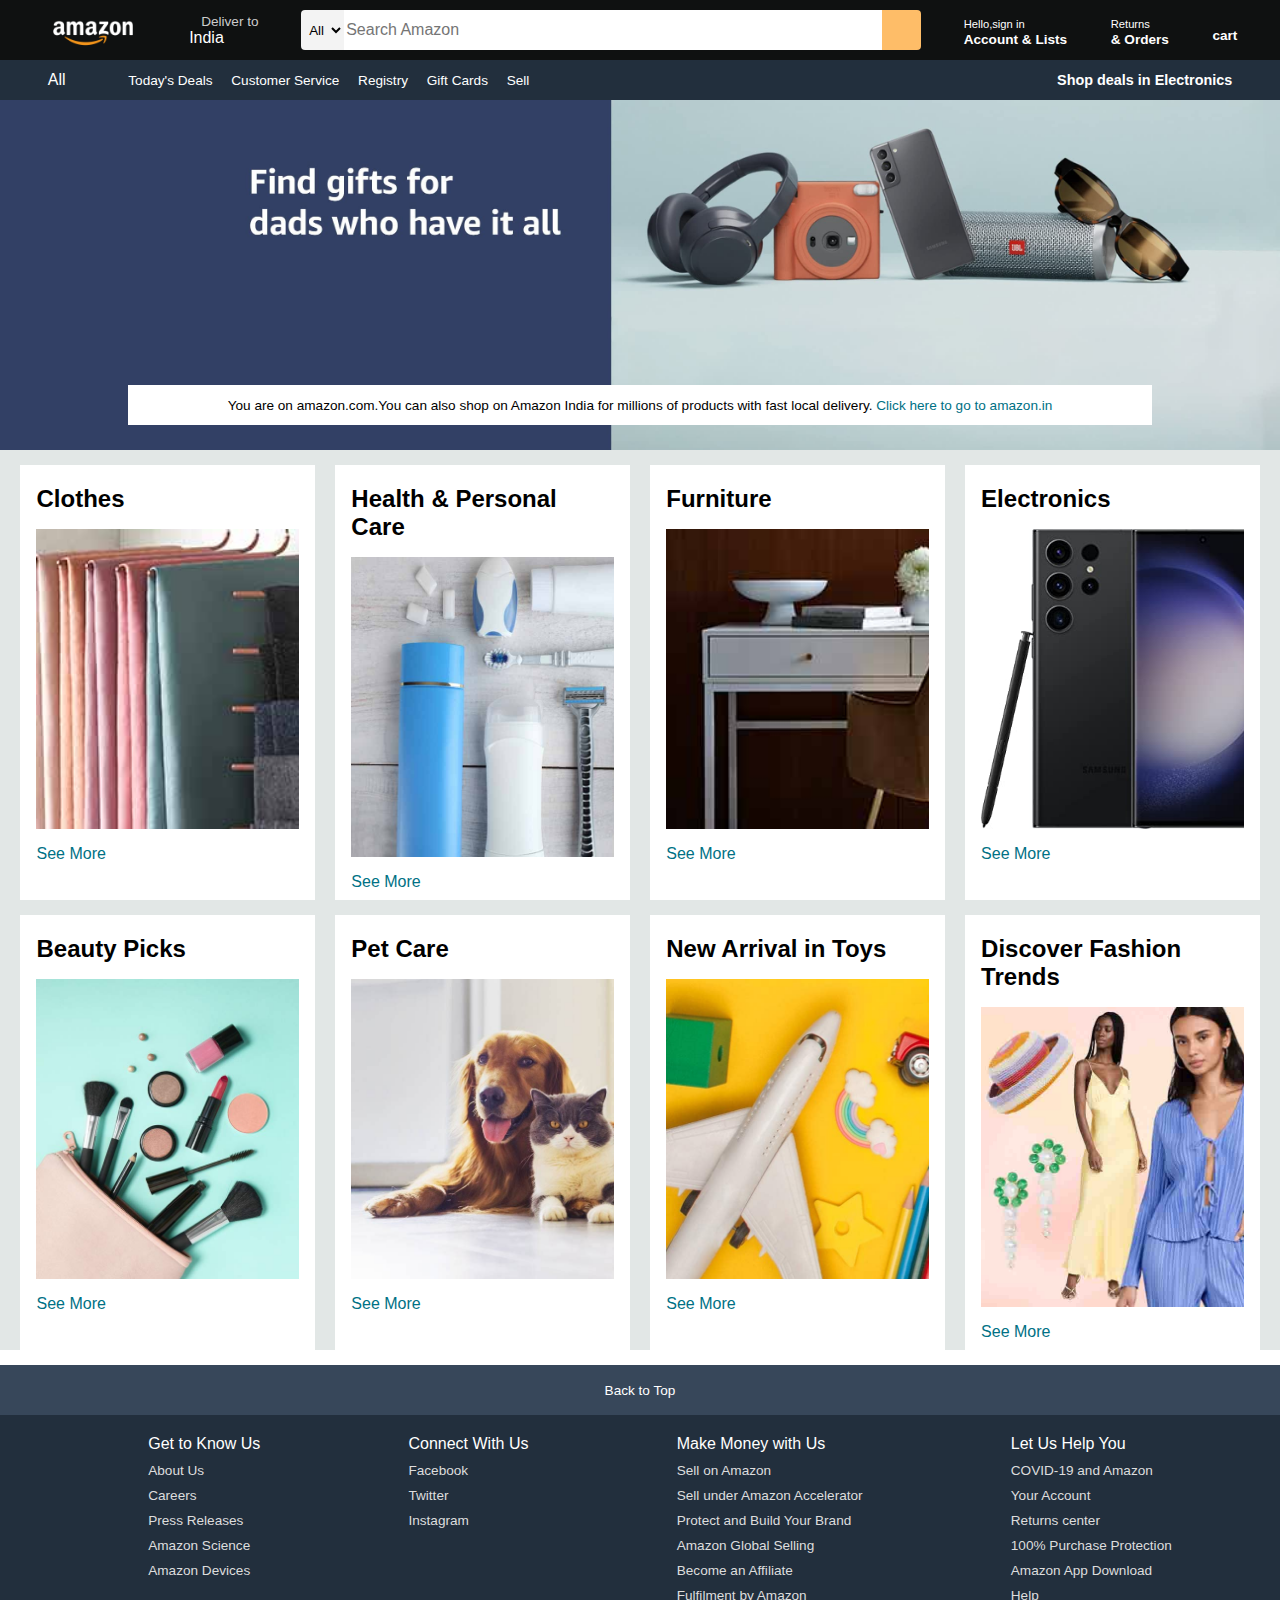
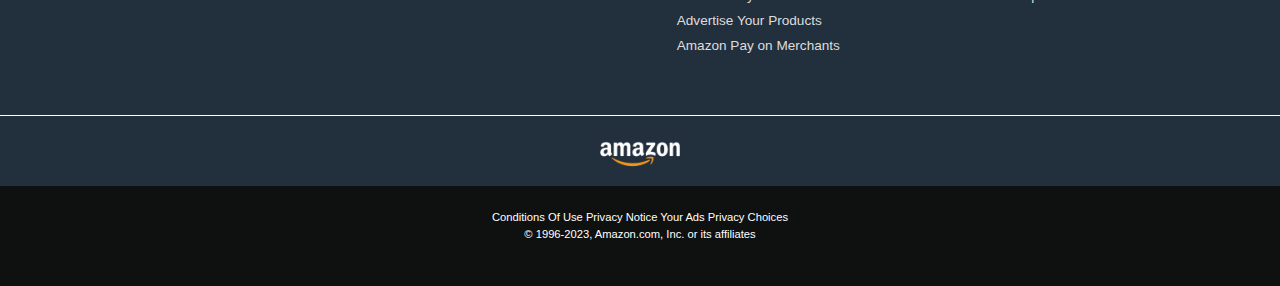
<file: Amazonclone.html>
<!DOCTYPE html>
<html lang="en">
<head>
    <meta charset="UTF-8">
    <meta name="viewport" content="width , initial-scale=1.0">
    <title>Amazon</title>
    <link rel="stylesheet" href="https://cdnjs.cloudflare.com/ajax/libs/font-awesome/6.4.0/css/all.min.css" integrity="sha512-iecdLmaskl7CVkqkXNQ/ZH/XLlvWZOJyj7Yy7tcenmpD1ypASozpmT/E0iPtmFIB46ZmdtAc9eNBvH0H/ZpiBw==" crossorigin="anonymous" referrerpolicy="no-referrer" />
    <link rel="stylesheet" href="style.css">
</head>
<body>
    <header>
        <div class="navbar">
            <div class="nav-logo border">
                <div class="logo"></div>
            </div>
            <div class="nav-address border">
                <p class="add-first">Deliver to</p>
                <div class="add-icon">
                    <i class="fa-solid fa-location-dot"></i>
                    <p class="add-second">India</p>
                </div>
            </div>
            <div class="nav-search">
                <select class="search-select">
                    <option >All</option>
                </select>
                <input placeholder="Search Amazon" class="search-input">
                <div class="search-icon">
                    <i class="fa-solid fa-magnifying-glass"></i>
                </div>
            </div>
            <div class="nav-signin border">
                <p><span>Hello,sign in</span></p>
                <p class="nav-second">Account & Lists</p>
            </div>
            <div class="nav-return border">
                <p><span>Returns</span></p>
                <p class="nav-second">& Orders</p>
            </div>
            <div class="nav-cart border">
                <i class="fa-solid fa-cart-shopping"></i>
                cart
            </div>
            </div>
            <div class="panel">
                <div class="panel-all">
                    <i class="fa-solid fa-bars"></i>
                    All
                </div>
                <div class="panel-ops">
                    <p>Today's Deals</p>
                    <p>Customer Service</p>
                    <p>Registry</p>
                    <p>Gift Cards</p>
                    <p>Sell</p>
                </div>
                <div class="panel-deals">
                    Shop deals in Electronics
                </div>
            </div>
    </header>
    <div class="hero-section">
        <div class="hero-msg">
            <p>You are on amazon.com.You can also shop on Amazon India for millions of products with fast local delivery. <a>Click here to go to amazon.in</a></p>
        </div>
    </div>
    <div class="shop-section">
        <div class="box">
            <div class="box-content">
            <h2>Clothes</h2>
            <div class="box-img" style="background-image: url('box1_image.jpg');"></div>
                <p>See More</p>
        </div>
        </div>
        <div class="box">
            <div class="box-content">
                <h2>Health & Personal Care</h2>
                <div class="box-img" style="background-image: url('box2_image.jpg');"></div>
                    <p>See More</p>
            </div>
        </div>
        <div class="box">
            <div class="box-content">
                <h2>Furniture</h2>
                <div class="box-img" style="background-image: url('box3_image.jpg');"></div>
                    <p>See More</p>
            </div>
        </div>
        <div class="box">
            <div class="box-content">
                <h2>Electronics</h2>
                <div class="box-img" style="background-image: url('box4_image.jpg');"></div>
                    <p>See More</p>
            </div>
        </div>
        <div class="box">
            <div class="box-content">
            <h2>Beauty Picks</h2>
            <div class="box-img" style="background-image: url('box5_image.jpg');"></div>
                <p>See More</p>
        </div>
        </div>
        <div class="box">
            <div class="box-content">
                <h2>Pet Care</h2>
                <div class="box-img" style="background-image: url('box6_image.jpg');"></div>
                    <p>See More</p>
            </div>
        </div>
        <div class="box">
            <div class="box-content">
                <h2>New Arrival in Toys</h2>
                <div class="box-img" style="background-image: url('box7_image.jpg');"></div>
                    <p>See More</p>
            </div>
        </div>
        <div class="box">
            <div class="box-content">
                <h2>Discover Fashion Trends</h2>
                <div class="box-img" style="background-image: url('box8_image.jpg');"></div>
                    <p>See More</p>
            </div>
        </div>
    </div>
    <footer>
        <div class="foot-panel1">
          Back to Top  
        </div>
        <div class="foot-panel2">
           <ul>
            <p>Get to Know Us</p>
            <a href="" style="text-decoration: none;">About Us</a>
            <a href="" style="text-decoration: none;">Careers</a>
            <a href="" style="text-decoration: none;">Press Releases</a>
            <a href="" style="text-decoration: none;">Amazon Science</a>
            <a href="" style="text-decoration: none;">Amazon Devices</a>
           </ul> 
           <ul>
            <p>Connect With Us</p>
            <a href="" style="text-decoration: none;">Facebook</a>
            <a href="" style="text-decoration: none;">Twitter</a>
            <a href="" style="text-decoration: none;">Instagram</a>
           </ul> 
           <ul>
            <p>Make Money with Us</p>
            <a href="" style="text-decoration: none;">Sell on Amazon</a>
            <a href="" style="text-decoration: none;">Sell under Amazon Accelerator</a>
            <a href="" style="text-decoration: none;">Protect and Build Your Brand</a>
            <a href="" style="text-decoration: none;">Amazon Global Selling</a>
            <a href="" style="text-decoration: none;"> Become an Affiliate</a>
            <a href="" style="text-decoration: none;">Fulfilment by Amazon</a>
            <a href="" style="text-decoration: none;">Advertise Your Products</a>
            <a href="" style="text-decoration: none;">Amazon Pay on Merchants</a>
           </ul> 
           <ul>
            <p>Let Us Help You</p>
            <a href="" style="text-decoration: none;">COVID-19 and Amazon </a>
            <a href="" style="text-decoration: none;">Your Account</a>
            <a href="" style="text-decoration: none;">Returns center</a>
            <a href="" style="text-decoration: none;">100% Purchase Protection</a>
            <a href="" style="text-decoration: none;">Amazon App Download</a>
            <a href="" style="text-decoration: none;">Help</a>
           </ul>  
        </div>
        <div class="foot-panel3">
            <div class="logo"></div>
        </div>
        <div class="foot-panel4">
            <div class="pages">
                <a>Conditions Of Use</a>
                <a>Privacy Notice</a>
                <a>Your Ads Privacy Choices</a>
            </div>
            <div class="copyright">
                © 1996-2023, Amazon.com, Inc. or its affiliates
            </div>
        </div>
    </footer>
</body>
</html>
</file>
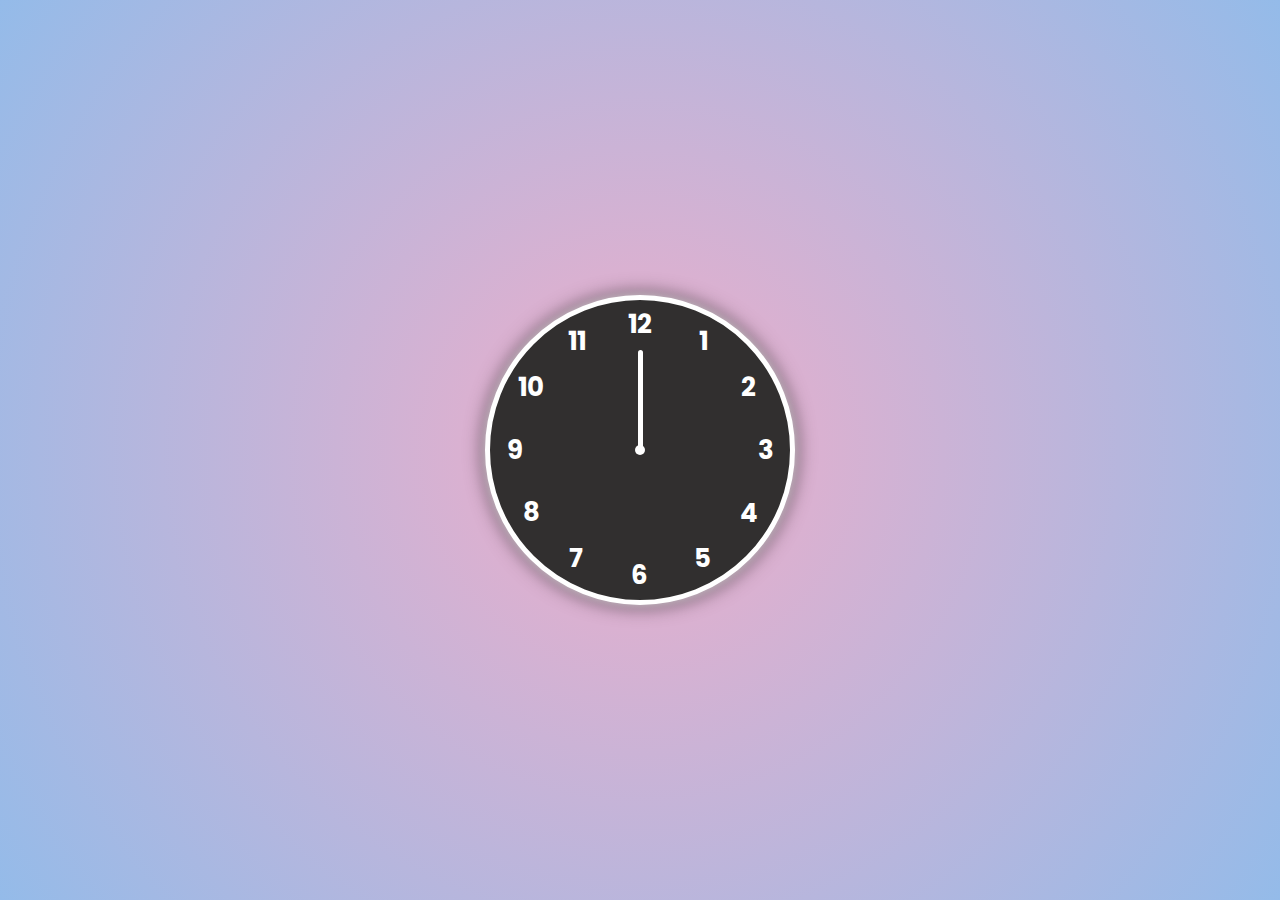
<file: anlogclock.html>
<!DOCTYPE html>
<html lang="en">
<head>
    <meta charset="UTF-8">
    <meta name="viewport" content="width=device-width, initial-scale=1.0">
    <title>Analog Clock in HTML - CSS - JS</title>
    <!-- <Custom CSS> -->
 <link rel="stylesheet" href="clock.css">
</head> 
<body>
    
    <!-- <!Clock  --> 
    <div class="clock">
        
        <div class="needle hr" style="--h:60px; --clr:red"><span></span></div>
        <div class="needle mn" style="--h:80px; --clr:blue"><span></span></div>
        <div class="needle ss" style="--h:100px; --clr:white"><span></span></div>

        <ul>
            <li style="--i:1"><span>1</span></li>
            <li style="--i:2"><span>2</span></li>
            <li style="--i:3"><span>3</span></li>
            <li style="--i:4"><span>4</span></li>
            <li style="--i:5"><span>5</span></li>
            <li style="--i:6"><span>6</span></li>
            <li style="--i:7"><span>7</span></li>
            <li style="--i:8"><span>8</span></li>
            <li style="--i:9"><span>9</span></li>
            <li style="--i:10"><span>10</span></li>
            <li style="--i:11"><span>11</span></li> 
            <li style="--i:12"><span>12</span></li>
        </ul>
        
    </div>  

 <!-- Custom JS -->
<script src="clock.js"></script>
</body>
</html>
</file>
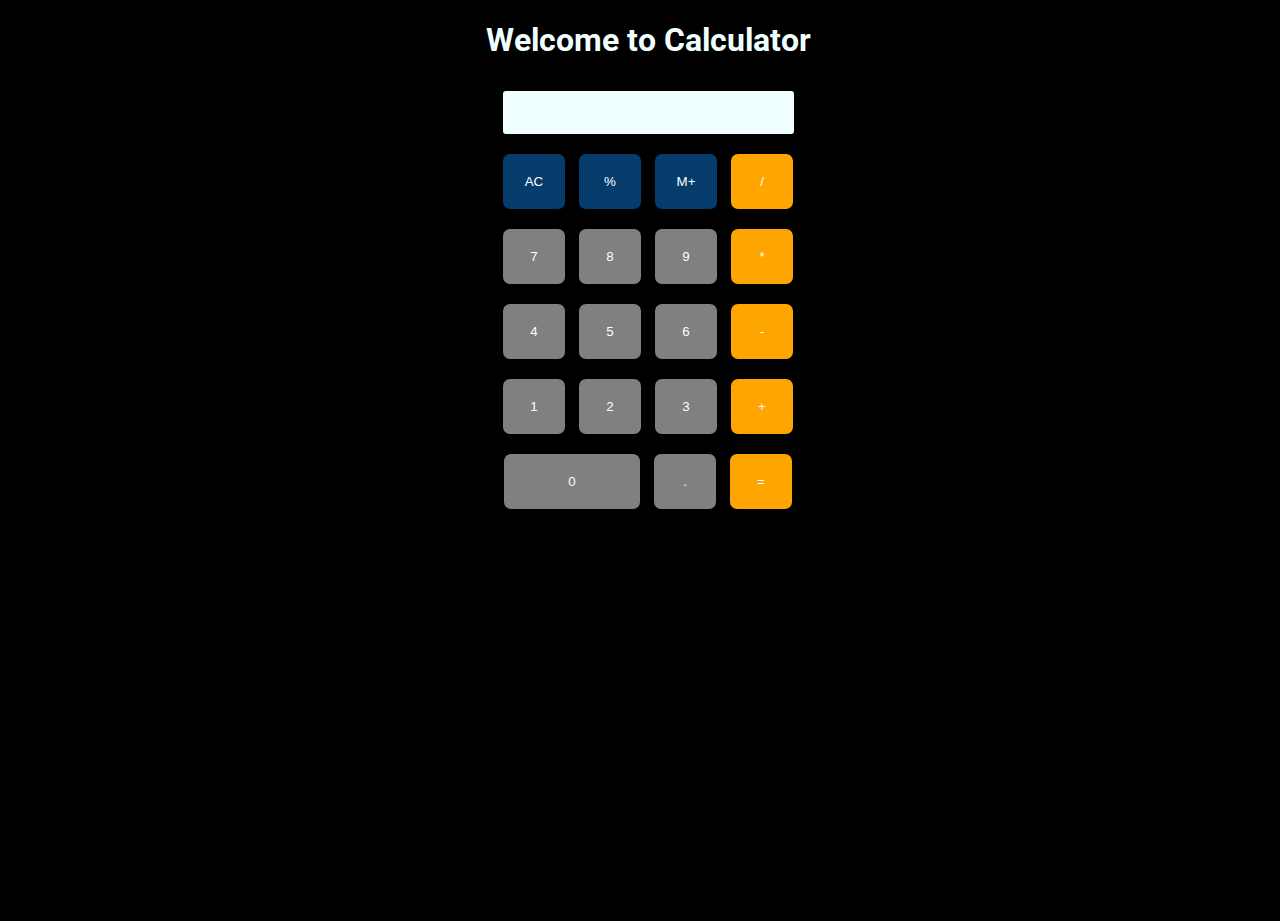
<file: calculator.html>
<!DOCTYPE html>
<html lang="en">
<head>
    <meta charset="UTF-8">
    <meta name="viewport" content="width=device-width, initial-scale=1.0">
    <title>A calculator made By Me</title>
    <link rel="stylesheet" href="calstyle.css">
    <link rel="stylesheet" href="utils.css">
</head>
<body>
    <h1 class="text-center">Welcome to Calculator</h1>
    <div class="container  flex flex-col items-center  mx-auto ">
        <div class="row">
            <input type="text" class="input">
        </div>
        <div class="row">
            <button class="button btncol" >AC</button>
            <button class="button btncol">%</button>
            <button class="button btncol">M+</button>
            <button class="button btnorange">/</button>
        </div>
        <div class="row">
            <button class="button btngrey">7</button>
            <button class="button btngrey">8</button>
            <button class="button btngrey">9</button>
            <button class="button btnorange">*</button>
        </div>
        <div class="row">
            <button class="button btngrey">4</button>
            <button class="button btngrey">5</button>
            <button class="button btngrey">6</button>
            <button class="button btnorange">-</button>
        </div>
        <div class="row">
            <button class="button btngrey">1</button>
            <button class="button btngrey">2</button>
            <button class="button btngrey">3</button>
            <button class="button btnorange">+</button>
        </div>
        <div class="row">
            <button class="button btnenlarge btngrey">0</button>
            <button class="button btngrey">.</button>
            <button class="button btnorange">=</button>
            
        </div>
    </div>
    <script src="./script.js"></script>
</body>
</html>
</file>
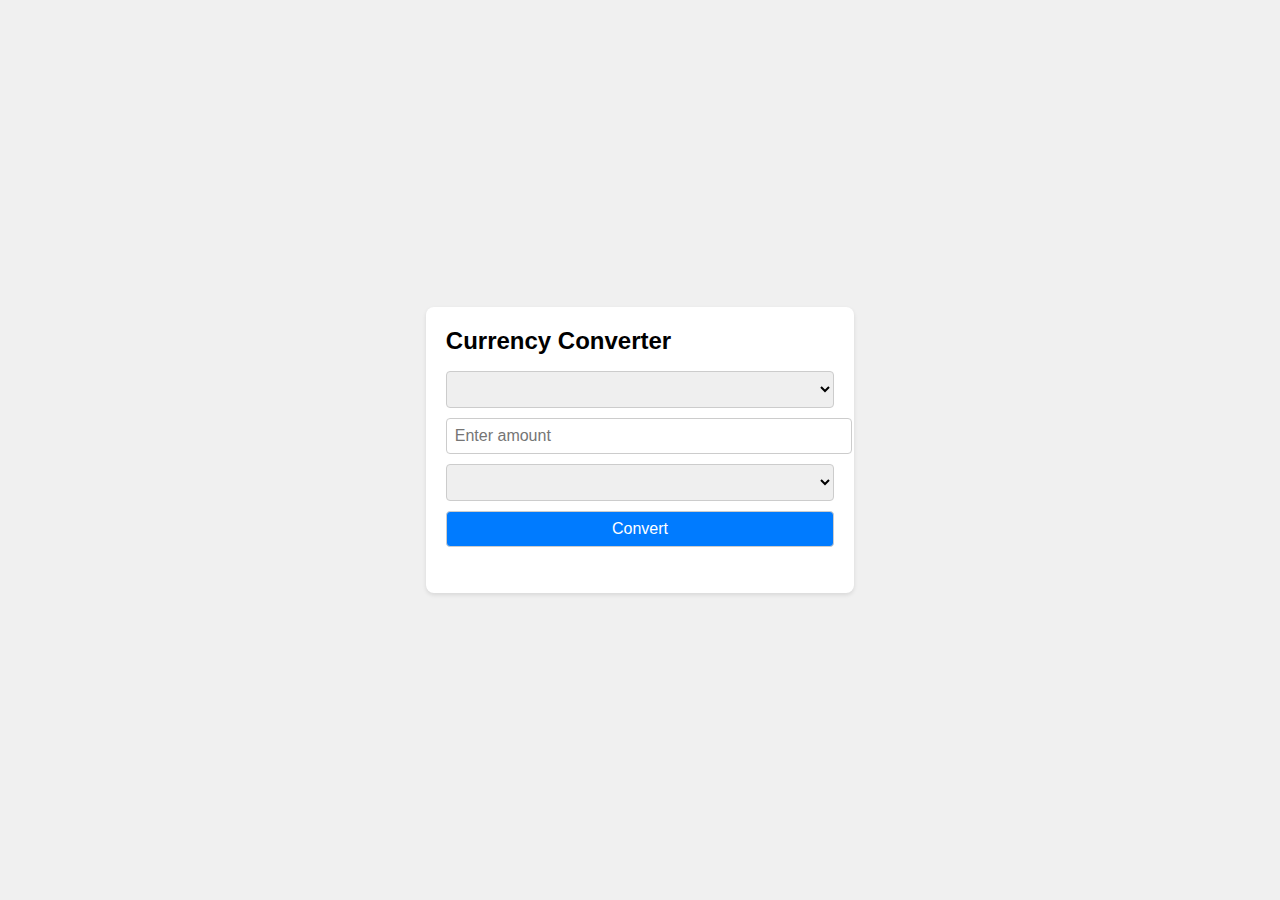
<file: currencyExchange.html>
<!DOCTYPE html>
<html>
<head>
  <title>Currency Converter</title>
  <link rel="stylesheet" href="./currencyExchange.css">
</head>
<body>
  <div class="converter">
    <h1>Currency Converter</h1>
    <select id="fromCurrency"></select>
    <input type="number" id="amount" placeholder="Enter amount">
    <select id="toCurrency"></select>
    <button id="convertBtn">Convert</button>
    <p id="result"></p>
  </div>
  <script src="./currencyExchange.js"></script>
</body>
</html>
</file>
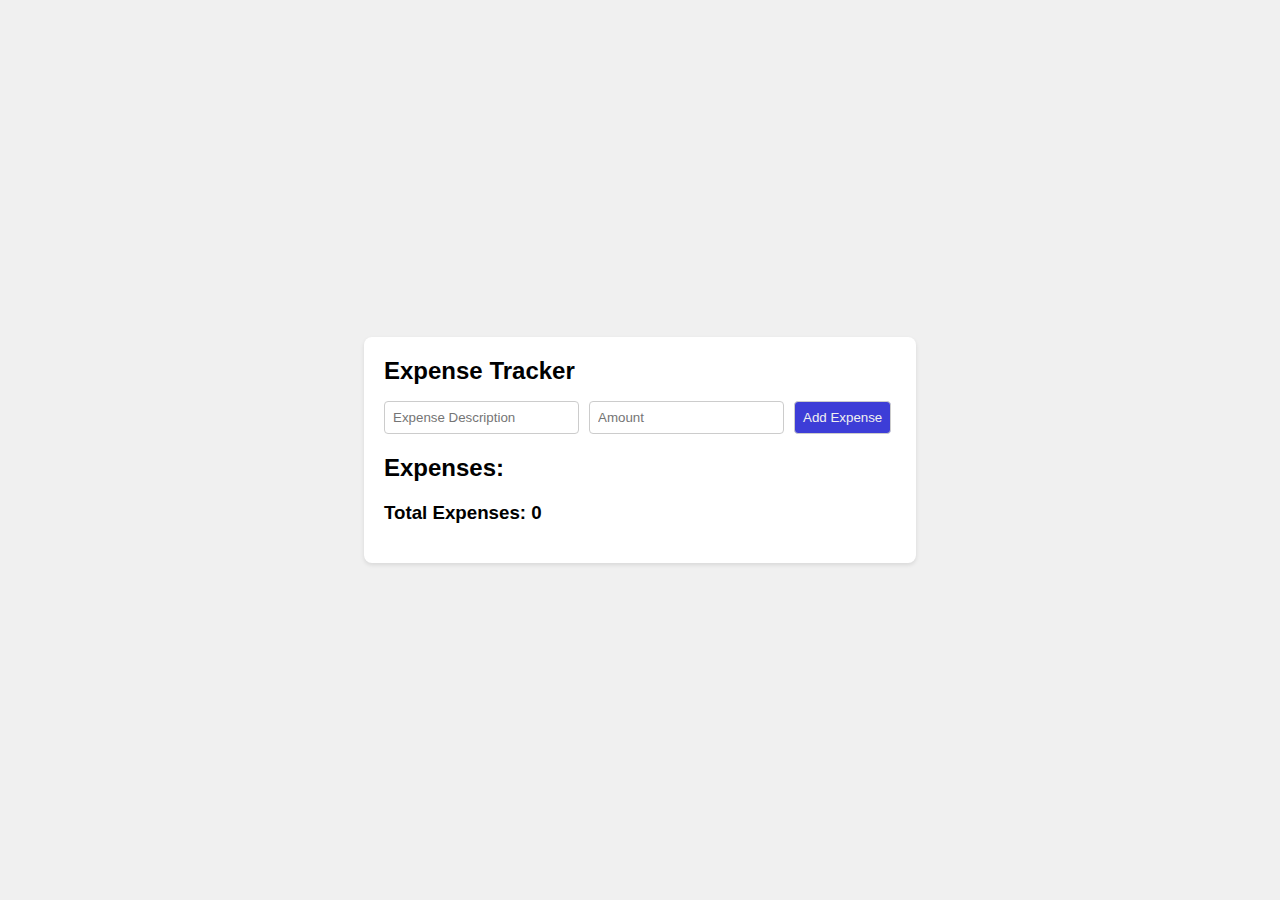
<file: expense.html>
<!DOCTYPE html>
<html>
<head>
  <title>Expense Tracker</title>
  <meta name="viewport" content="width=device-width, initial-scale=1">
  <link rel="stylesheet" href="./expense.css">
</head>
<body>
  <div class="expense-tracker">
    <h1>Expense Tracker</h1>
    <div class="expense-form">
      <input type="text" id="description" placeholder="Expense Description">
      <input type="number" id="amount" placeholder="Amount">
      <button id="addExpense">Add Expense</button>
    </div>
    <div class="expenses-list" >
      <h2>Expenses:</h2>
      <ul></ul>
    </div>
    <h3>Total Expenses: <span id="totalExpenses">0</span></h3>
  </div>
  <script src="./expense.js">
    </script>
</body>
</html>
</file>
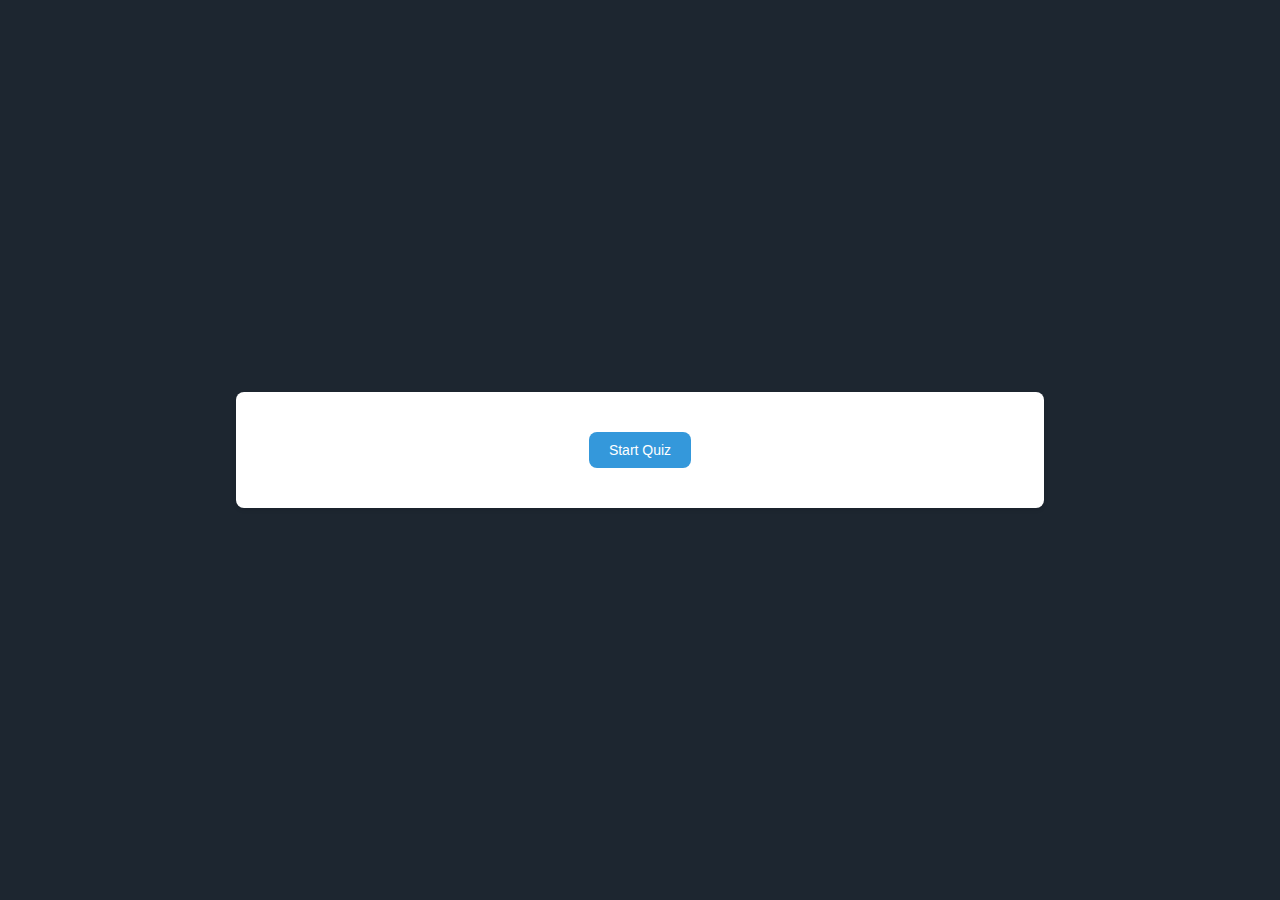
<file: quiz.html>
<!DOCTYPE html>
<html>
<head>
  <title>Simple Quiz App</title>
  <meta name="viewport" content="width=device-width, initial-scale=1">
  <link rel="stylesheet" href="./quiz.css">
</head>
<body>
  <div class="quiz-container">
    <div  id="start-container">
      <button id="start-button">Start Quiz</button>
    </div>
    <div  id="question-info">
      <div  id="question-number"></div>
      <div id="timer">Time Left: 15</div>
    </div>
    <div class="question" id="question"></div>
    <ul class="options" id="options"></ul>
    <div class="feedback" id="feedback"></div>
    <div class="action-buttons" id="action-buttons">
      <button id="next-button">Next</button>
      <button id="restart-button">Restart</button>
    </div>
  </div>

  <script src="./quiz.js"></script>
  </body>
</html>
</file>
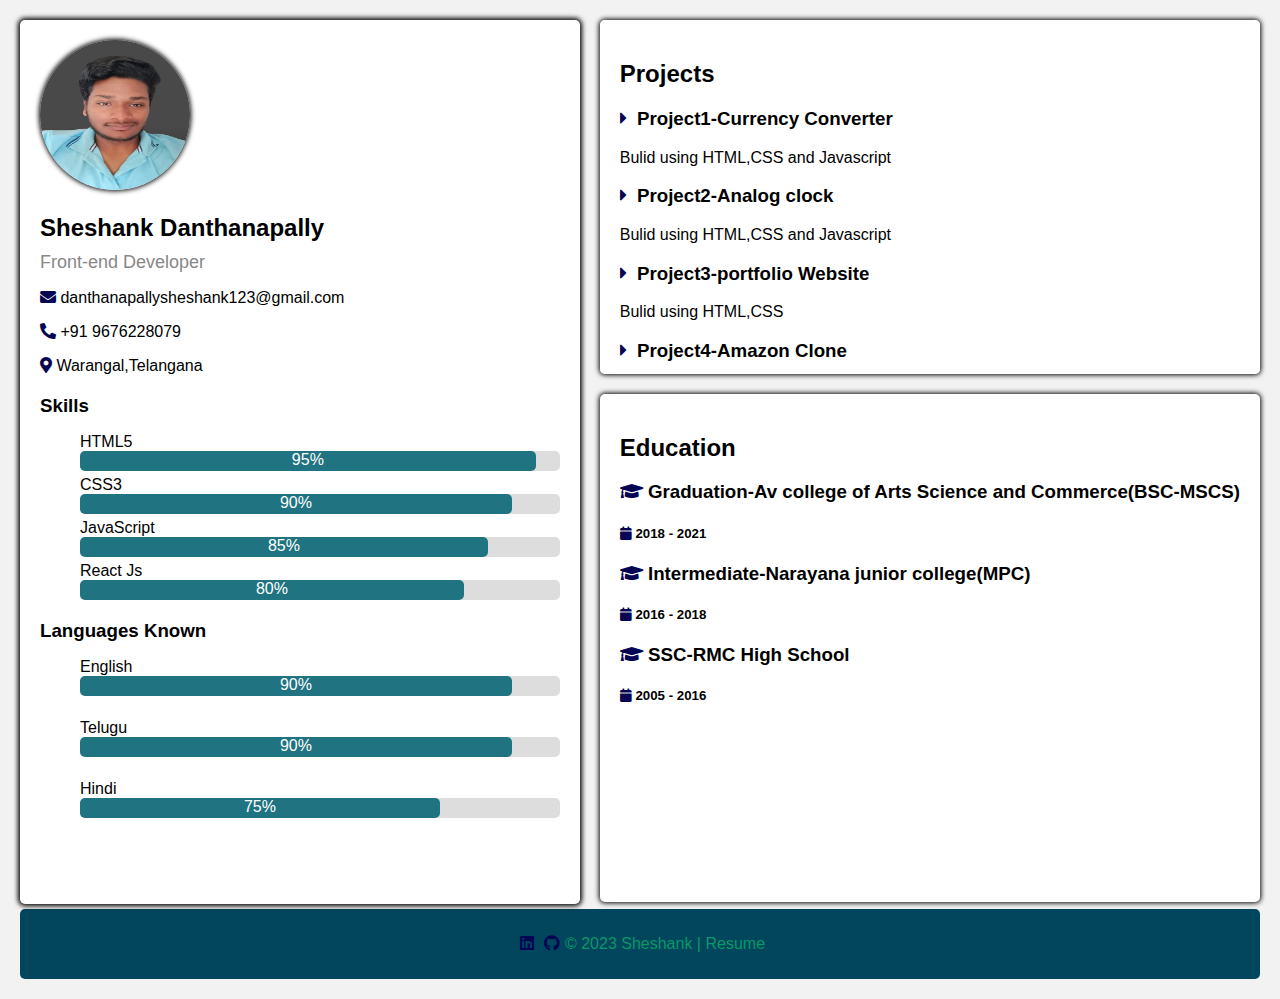
<file: Resume.html>
<!DOCTYPE html>
<html lang="en">
<head>
    <meta charset="UTF-8">
    <meta name="viewport" content="width=device-width, initial-scale=1.0">
    <title>Resume</title>
    <link rel="stylesheet" href="https://cdnjs.cloudflare.com/ajax/libs/font-awesome/5.15.4/css/all.min.css">
    <style>
        * {
            box-sizing: border-box;
        }

        body {
            font-family: Arial, sans-serif;
            background-color: #f2f2f2;
            margin: 0;
            padding: 20px;
        }

        .container {
            display: flex;
            
        }
        i{
            color: rgb(5, 5, 83);
        }

        .left-section {
            flex: 1;
            background-color: #fff;
            padding: 20px;
            border-radius: 5px;
            margin-right: 20px;
            box-shadow: 0 0 5px 2px;
        }

        .profile-picture {
            width: 150px;
            height: 150px;
            border-radius: 50%;
            margin-bottom: 20px;
            box-shadow: 0 0 5px 1px ;
        }

        .name {
            font-size: 24px;
            font-weight: bold;
            margin-bottom: 10px;
        }

        .role {
            font-size: 18px;
            color: #888;
        }

        .contact-info {
            margin-bottom: 20px;
        }

        .contact-info p {
            margin-bottom: 5px;
        }

        .skills {
            margin-bottom: 20px;
        }

        .skills h3,
        .languages h3 {
            margin-bottom: 5px;
        }

        .skills li {
            list-style-type: none;
            margin-bottom: 5px;
        }

        .skills .range-bar {
            background-color: #ddd;
            height: 20px;
            border-radius: 5px;
            margin-bottom: 5px;
        }

        .skills .range-fill {
            background-color:rgb(32, 115, 128);
            height: 20px;
            border-radius: 5px;
        }

        .languages li {
            list-style-type: none;
            margin-bottom: 5px;
        }

        .languages .range-bar {
            background-color: #ddd;
            height: 20px;
            border-radius: 5px;
            margin-bottom: 5px;
        }

        .languages .range-fill {
            background-color: rgb(32, 115, 128);
            height: 20px;
            border-radius: 5px;
        }

        .projects {
            flex: 1;
            background-color: #fff;
            padding: 20px;
            border-radius: 5px;
            margin-bottom: 20px;
            height: 40%;
            box-shadow: 0 0 5px 1px;
            overflow: scroll;
        }

        .project-item {
            margin-bottom: 10px;
        }

        .project-item i {
            margin-right: 5px;
        }

        .education {
            flex: 1;
            background-color: #fff;
            padding: 20px;
            border-radius: 5px;
            margin-bottom: 20px;
            height: 57.5%;
            box-shadow: 0 0 5px 1px;
            overflow:scroll ;
        }

        .education-item {
            margin-bottom: 10px;
        }

        .footer {
            display: flex;
            color: #079968;
            align-items: center;
            justify-content: center;
            background-color:rgb(1, 70, 93);
            padding: 10px;
            border-radius: 5px;
            margin-top: 5px;
        }

        .footer a {
            color: #888;
            text-decoration: none;
            margin: 0 5px;
        }
    </style>
</head>
<body>
    <div class="container">
        <div class="left-section">
            <img class="profile-picture" src="./sheshank.png" alt="Profile Picture">
            <div class="name">Sheshank Danthanapally</div>
            <div class="role">Front-end Developer</div>
            <div class="contact-info">
                <p><i class="fas fa-envelope"></i> danthanapallysheshank123@gmail.com</p>
                <p><i class="fas fa-phone-alt"></i> +91 9676228079</p>
                <p><i class="fas fa-map-marker-alt"></i> Warangal,Telangana</p>
            </div>
            <div class="skills">
                <h3>Skills</h3>
                <ul>
                    <li>
                        HTML5
                        <div class="range-bar">
                            <div class="range-fill" style="width: 95%;text-align: center;color: #fff;">95%</div>
                        </div>
                    </li>
                    <li>
                        CSS3
                        <div class="range-bar">
                            <div class="range-fill" style="width: 90%;text-align: center;color: #fff;">90%</div>
                        </div>
                    </li>
                    <li>
                        JavaScript
                        <div class="range-bar">
                            <div class="range-fill" style="width: 85%;text-align: center;color: #fff;">85%</div>
                        </div>
                    </li>
                    <li>
                        React Js
                        <div class="range-bar">
                            <div class="range-fill" style="width: 80%;text-align: center;color: #fff;">80%</div>
                        </div>
                    </li>
                </ul>
            </div>
            <div class="languages">
                <h3>Languages Known</h3>
                <ul>
                    <li>
                        English
                        <div class="range-bar">
                            <div class="range-fill" style="width: 90%;text-align: center;color: #fff;">90%</div>
                        </div>
                    </li><br>
                    <li>
                        Telugu
                        <div class="range-bar">
                            <div class="range-fill" style="width: 90%;text-align: center;color: #fff;">90%</div>
                        </div>
                    </li><br>
                    <li>
                        Hindi
                        <div class="range-bar">
                            <div class="range-fill" style="width:75%;text-align: center;color: #fff">75%</div>
                        </div>
                    </li>
                </ul>
            </div>
        </div>
        <div class="right-section">
            <div class="projects">
                <h2>Projects</h2>
                <div class="project-item">
                    <h3><i class="fas fa-caret-right"></i> Project1-Currency Converter</h3>
                    <p>Bulid using HTML,CSS and Javascript</p>
                </div>
                <div class="project-item">
                    <h3><i class="fas fa-caret-right"></i> Project2-Analog clock</h3>
                    <p>Bulid using HTML,CSS and Javascript</p>
                </div>
                <div class="project-item">
                    <h3><i class="fas fa-caret-right"></i> Project3-portfolio Website</h3>
                    <p>Bulid using HTML,CSS</p>   
                </div>
                <div class="project-item">
                    <h3><i class="fas fa-caret-right"></i> Project4-Amazon Clone</h3>
                    <p>Bulid using HTML,CSS</p>   
                </div>
                <div class="project-item">
                    <h3><i class="fas fa-caret-right"></i> Project5-Calculator</h3>
                    <p>Bulid using HTML,CSS and Javascript</p>   
                </div>
            </div>
            <div class="education">
                <h2>Education</h2>
                <div class="education-item">
                    <span><h3><i class="fas fa-graduation-cap"></i> Graduation-Av college of Arts Science and Commerce(BSC-MSCS)</h3></span>
                        <span><h5><i class="fa fa-calendar "></i> 2018 - 2021</h5></span>
                </div>
                <div class="education-item">
                    <span><h3><i class="fas fa-graduation-cap"></i> Intermediate-Narayana junior college(MPC)</h3></span>
                    <span><h5><i class="fa fa-calendar "></i>  2016 - 2018</h5></span>
                </div>
                <div class="education-item">
                    <span><h3><i class="fas fa-graduation-cap"></i> SSC-RMC High School</h3></span>
                    <span><h5><i class="fa fa-calendar "></i>  2005 - 2016</h5></span>
                </div>
            </div>
        </div>
    </div>
    
    <div class="footer">
        <a href="https://www.linkedin.com/in/danthanapally-sheshank-86473a192/"><i class="fab fa-linkedin"></i></a>
        <a href="https://github.com/Sheshank2805"><i class="fab fa-github"></i></a>
        <p>&copy; 2023 Sheshank | Resume</p>
    </div>
</body>
</html>
</file>
<file: style.css>
*{
    margin: 0;
    font-family: Arial;
    border: border-box;

}
.navbar{
    height: 60px;
    background-color: #0f1111;
    color: white;
    display: flex;
    align-items: center;
    justify-content: space-evenly;
}
.nav-logo{
    height: 50px;
    width: 100px;
}
.logo{
    background-image:url("amazon_logo.png") ;
    background-size: cover;
    height: 50px;
    width: 100%;
}
.border{
    border: 1.5px solid transparent;
}
.border:hover{
    border: 1.5px solid white;
}
/**box2**/
.add-first{
    color:#cccccc;
    font-size:0.85rem ;
    margin-left: 15px;
}
.add-second{
    font-size: 1rem;
    margin-left: 3px;
}
.add-icon{
    display: flex;
    align-items: center;
}
/** box 3 **/
.nav-search{
    display: flex;
    justify-content: space-evenly;
    width: 620px;
    height: 40px;
    border-radius: 4px;
}
.nav-search:hover{
    border: 2px solid orange;
}
.search-select{
    background-color:#f3f3f3 ;
    width: 50px;
    text-align: center;
    border-top-left-radius: 4px;
    border-bottom-left-radius: 4px;
    border: none;
}
.search-input{
    width: 100%;
    font-size: 1rem;
    border: none;
}
.search-icon{
    width: 45px;
    display: flex;
    justify-content: center;
    align-items: center;
    font-size: 1.2rem;
    background-color: #febd68;
    border-top-right-radius: 4px;
    border-bottom-right-radius: 4px;
    color: #0f1111;
}
/**box 4**/
span{
    font-size: 0.7rem;
}
.nav-second{
    font-size: 0.85rem;
    font-weight: 700;
}
/** box 6**/
.nav-cart i{
    font-size: 30px;
}
.nav-cart{
    font-size: 0.85rem;
    font-weight: 700;
}
/** panel **/
.panel{
    height: 40px;
    background-color: #222f3d;
    display: flex;
    color: white;
    align-items: center;
    justify-content: space-evenly;
}
.panel-ops p{
    display: inline;
    margin-left: 15px;
}
.panel-ops{
    width: 70%;
    font-size: 0.85rem;
}
.panel-deals{
    font-size: 0.9rem;
    font-weight: 700;
}
/** hero section **/
.hero-section{
    background-image: url("Amazon_image.jpg");
    background-size: cover;
    height: 350px;
    display: flex;
    justify-content: center;
    align-items: flex-end;
}
.hero-msg{
    background-color: white;
    color: black;
    height: 40px;
    display: flex;
    align-items: center;
    justify-content: center;
    font-size: 0.85rem;
    width: 80%;
    margin-bottom: 25px;
}
.hero-msg a{
    color: #007185;
}
/** shop section **/
.box{
    /* border: 2px solid black; */
    height: 400px;
    width: 23%;
    background-color: white;
    padding: 20px 0px 15px;
    margin-top: 15px;
}
.shop-section{
    display: flex;
    flex-wrap: wrap;
    justify-content: space-evenly;
    background-color: #e2e7e6;
}
.box-img{
    height: 300px;
    background-size:cover;
    margin-top:1rem ;
    margin-bottom: 1rem;

}
.box-content{
    margin-left: 1rem;
    margin-right: 1rem;
}
.box-content p{
    color: #007185;
}
/** footer **/
footer{
    margin-top:15px;
}
.foot-panel1{
    background-color: #37475a;
    color: white;
    height: 50px;
    display: flex;
    justify-content: center;
    align-items: center;
    font-size: 0.85rem;
}
.foot-panel2{
    background-color: #222f3d;
    color: white;
    height: 300px;
    display: flex;
    justify-content: space-evenly;
}
ul{
    margin-top: 20px;
}
ul a{
    display: block;
    font-size: 0.85rem;
    margin-top: 10px;
    color: #dddddd;
}
ul a:hover{
    text-decoration: underline;
}
.foot-panel3{
    background-color: #222f3d;
    color: white;
    border-top:0.5px solid white ;
    height: 70px;
    display: flex;
    justify-content: center;
    align-items: center;
}
.logo{
    background-image:url("amazon_logo.png") ;
    background-size: cover;
    height: 50px;
    width: 100px;
}
.foot-panel4{
    background-color:#0f1111 ;
    color: white;
    height: 100px;
    font-size: 0.7rem;
    text-align: center;
}
.pages{
    padding-top: 25px;
}
.copyright{
    padding-top: 5px;
}


@media screen and (max-width: 768px) {
    .navbar {
        flex-direction: column;
        height: auto;
    }
    .nav-logo, .nav-address, .nav-search, .nav-signin, .nav-return, .nav-cart {
        margin: 10px;
    }
    .search-select, .search-input, .search-icon {
        width: 100%;
        margin-top: 10px;
        border-radius: 4px;
    }

   
    .box {
        width: 100%;
    }


    .foot-panel2 {
        flex-direction: column;  
    }
    
    ul a{
        font-size:0.2rem;
    }
    ul {
        margin: 10px;
    }
    .logo {
        margin-top: 10px;
        margin-bottom: 10px;
    }
    .foot-panel4 {
        font-size: 0.6rem;
    }
}

@media screen and (max-width: 360px) {
    .nav-logo, .nav-address, .nav-search, .nav-signin, .nav-return, .nav-cart {
        margin: 5px;
    }
    .search-select, .search-input, .search-icon {
        width: 100%;
        margin-top: 5px;
        border-radius: 4px;
    }
    .hero-msg {
        font-size: 0.8rem;
    }

    .box {
        width: 100%;
    }
    .foot-panel2 {
        flex-direction: column;
        font-size:0.2rem;
        min-height: fit-content;
    }
    ul {
        margin: 5px;
    }
    .logo {
        margin-top: 5px;
        margin-bottom: 5px;
    }
    .foot-panel4 {
        font-size: 0.5rem;
    }
}
</file>
<file: clock.css>
@import url('https://fonts.googleapis.com/css2?family=Poppins:wght@300;400;700&display=swap');

*{
    margin: 0;
    padding: 0;
}

body{
    font-family: 'Poppins', sans-serif; 
    background: rgb(238,174,202); 
     background: radial-gradient(circle, rgba(238,174,202,1) 0%, rgba(148,187,233,1) 100%);
    display: flex;
    justify-content: center;
    align-items: center;
    height: 100vh;
}

.clock{
    background-color: rgb(49,47,47);
    width: 300px;
    height: 300px;
    border-radius: 50%;
    color: #fff;
    border: 5px solid #fff;
    box-shadow: 0px 0px 10px rgba(255,255,255,0.7), 0px 0px 20px rgba(0,0,0,0.7);
    font-size: 26px;
    font-weight: bold;
    display: flex;
    justify-content: center;
    align-items: center;
    position: relative; 
}

.clock ul li{
    list-style: none;
    position: absolute;
    text-align: center;
    transform: rotate(calc(30deg * var(--i)));
    inset: 5px;
}

.clock ul li span{
    transform: rotate(calc(-30deg * var(--i)));
    display: inline-block;
}

.clock:after{
    content: '';
    width: 10px;
    height: 10px;
    background-color: #fff;
    border-radius: 50%;
    position: absolute;
}

.needle{
    display: flex;
    justify-content: center;
    align-items: flex-end;
}

.needle span{
    width: 5px;
    height: var(--h);
    background-color: var(--clr);
    position: absolute; 
    border-radius: 5px;
}
</file>
<file: calstyle.css>
@import url('https://fonts.googleapis.com/css2?family=Poppins:ital,wght@0,600;1,400&family=Roboto:ital,wght@1,300&display=swap');
*{
    background-color: black;
}
html, body{
    height: 100%;
    width: 100%;
    font-family:'Roboto',sans-serif ;
}
  .button{
    width: 66px;
    padding: 20px;
    margin: 0 3px;
    border: 2px solid black;
    border-radius: 9px;
    cursor: pointer;
  } 
  .row{
    margin:8px 0 ;
  }
  .row input{
    width: 291px;
    font-size: 20px;
    margin: 0;
    padding: 10px 0px;
    border: 2px solid black;
    border-radius: 5px;
    background-color: azure;
  }   
  .btnorange{
    background-color: orange;
    color: white;
  }
  .btnenlarge{
    width: 140px;
    border-radius: 9px;
  }
  .btncol{
    background-color: rgb(6, 60, 108);
    color: white;
  }
  .btngrey{
    background-color: gray;
    color: white;
  }
</file>
<file: utils.css>
.text-center{
    text-align: center;
    color: azure;
}

.mx-auto{
    margin: auto;
}
.flex{
    display: flex;
}
.flex-col{
    flex-direction: column;
}
.items-center{
    align-items: center;
}
</file>
<file: currencyExchange.css>
body {
    font-family: Arial, sans-serif;
    background-color: #f0f0f0;
    margin: 0;
    padding: 0;
    display: flex;
    justify-content: center;
    align-items: center;
    height: 100vh;
  }

  .converter {
    background-color: white;
    border-radius: 8px;
    padding: 20px;
    box-shadow: 0 2px 4px rgba(0, 0, 0, 0.1);
  }

  .converter h1 {
    margin-top: 0;
    font-size: 24px;
  }

  .converter select,
  .converter input,
  .converter button {
    margin-bottom: 10px;
    padding: 8px;
    width: 100%;
    border: 1px solid #ccc;
    border-radius: 4px;
    font-size: 16px;
  }

  .converter button {
    background-color: #007bff;
    color: white;
    cursor: pointer;
    transition: background-color 0.3s ease;
  }

  .converter button:hover {
    background-color: #0056b3;
  }
</file>
<file: expense.css>
body {
    font-family: Arial, sans-serif;
    background-color: #f0f0f0;
    margin: 0;
    padding: 0;
    display: flex;
    justify-content: center;
    align-items: center;
    height: 100vh;
  }

  .expense-tracker {
    background-color: white;
    border-radius: 8px;
    padding: 20px;
    width: 40%;
    box-shadow: 0 2px 4px rgba(0, 0, 0, 0.1);
  }

  .expense-tracker h1 {
    margin-top: 0;
    font-size: 24px;
  }

  .expense-form {
    display: flex;
    gap: 10px;
    margin-bottom: 10px;
  }

  .expense-form input[type="text"],
  .expense-form input[type="number"],
  .expense-form button {
    padding: 8px;
    border: 1px solid #ccc;
    border-radius: 4px;
  }
  .expense-form button{
      background-color:rgb(61, 61, 215);
      color: #f0f0f0;
     
  }
  .expenses-list {
    margin-top: 10px;
  }
  .expenses-list ul {
    list-style-type: none;
    padding: 0;
  }

  .expenses-list li {
    display: flex;
    justify-content: space-between;
    align-items: center;
    padding: 5px 0;
  }

  .expenses-list button{
    padding: 4px 8px;
    background-color: #ff5050;
    color: white;
    border: none;
    border-radius: 4px;
    cursor: pointer;
  }

  .expenses-list button:hover {
    background-color: #e60000;
  }
  @media (min-width:360px) and (max-width:850px) {
    .expense-tracker{
        width: 100%;
    }
    .expense-form button {
      padding: 8px;
      font-size: 14px;
  }
}
</file>
<file: quiz.css>
body {
    font-family: Arial, sans-serif;
    background-color: #1d2630;
    margin: 0;
    padding: 0;
    display: flex;
    justify-content: center;
    align-items: center;
    height: 100vh;
  }

  .quiz-container {
    background-color: #fff;
    border-radius: 8px;
    padding: 20px;
    width: 60%;
    box-shadow: 0 2px 4px rgba(0, 0, 0, 0.1);
  }

  .question {
    font-size: 18px;
    margin-bottom: 10px;
  }

  .options {
    list-style: none;
    padding: 0;
  }

  .option {
    margin-bottom: 5px;
    cursor: pointer;
    transition: border-color 0.3s, background-color 0.3s;
    border: 2px solid #ccc;
    border-radius: 8px;
    padding: 10px;
  }

  .feedback {
    margin-top: 10px;
    font-weight: bold;
  }

  #timer {
    font-weight: bold;
    margin-top: 0;
    font-size: 24px;
    color: #3498db;
  }

  #start-container,
  #action-buttons {
    display: flex;
    justify-content: center;
    margin-top: 20px;
  }

  #start-button,
  #next-button,
  #restart-button {
    padding: 10px 20px;
    font-size: 14px;
    border: none;
    border-radius: 8px;
    cursor: pointer;
    background-color: #3498db;
    color: white;
    margin: 0 10px;
    transition: background-color 0.3s;
  }

  #start-button:hover,
  #next-button:hover,
  #restart-button:hover {
    background-color: #2980b9;
  }

  #question-number {
    font-size: 16px;
    margin-bottom: 10px;
  }

  #question-info {
    display: flex;
    justify-content: space-between;
    align-items: center;
  }

  #question-info,
  #timer,
  #feedback {
    color: #555;
  }

  #question-info
  /* #timer, */
  /* #feedback, */
  /* .action-buttons*/ { 
    display: none;
  }
  #next-button,
  #restart-button{
  display: none;
  }

  #question-number,
  #timer,
  #feedback {
    font-weight: bold;
  }
</file>
